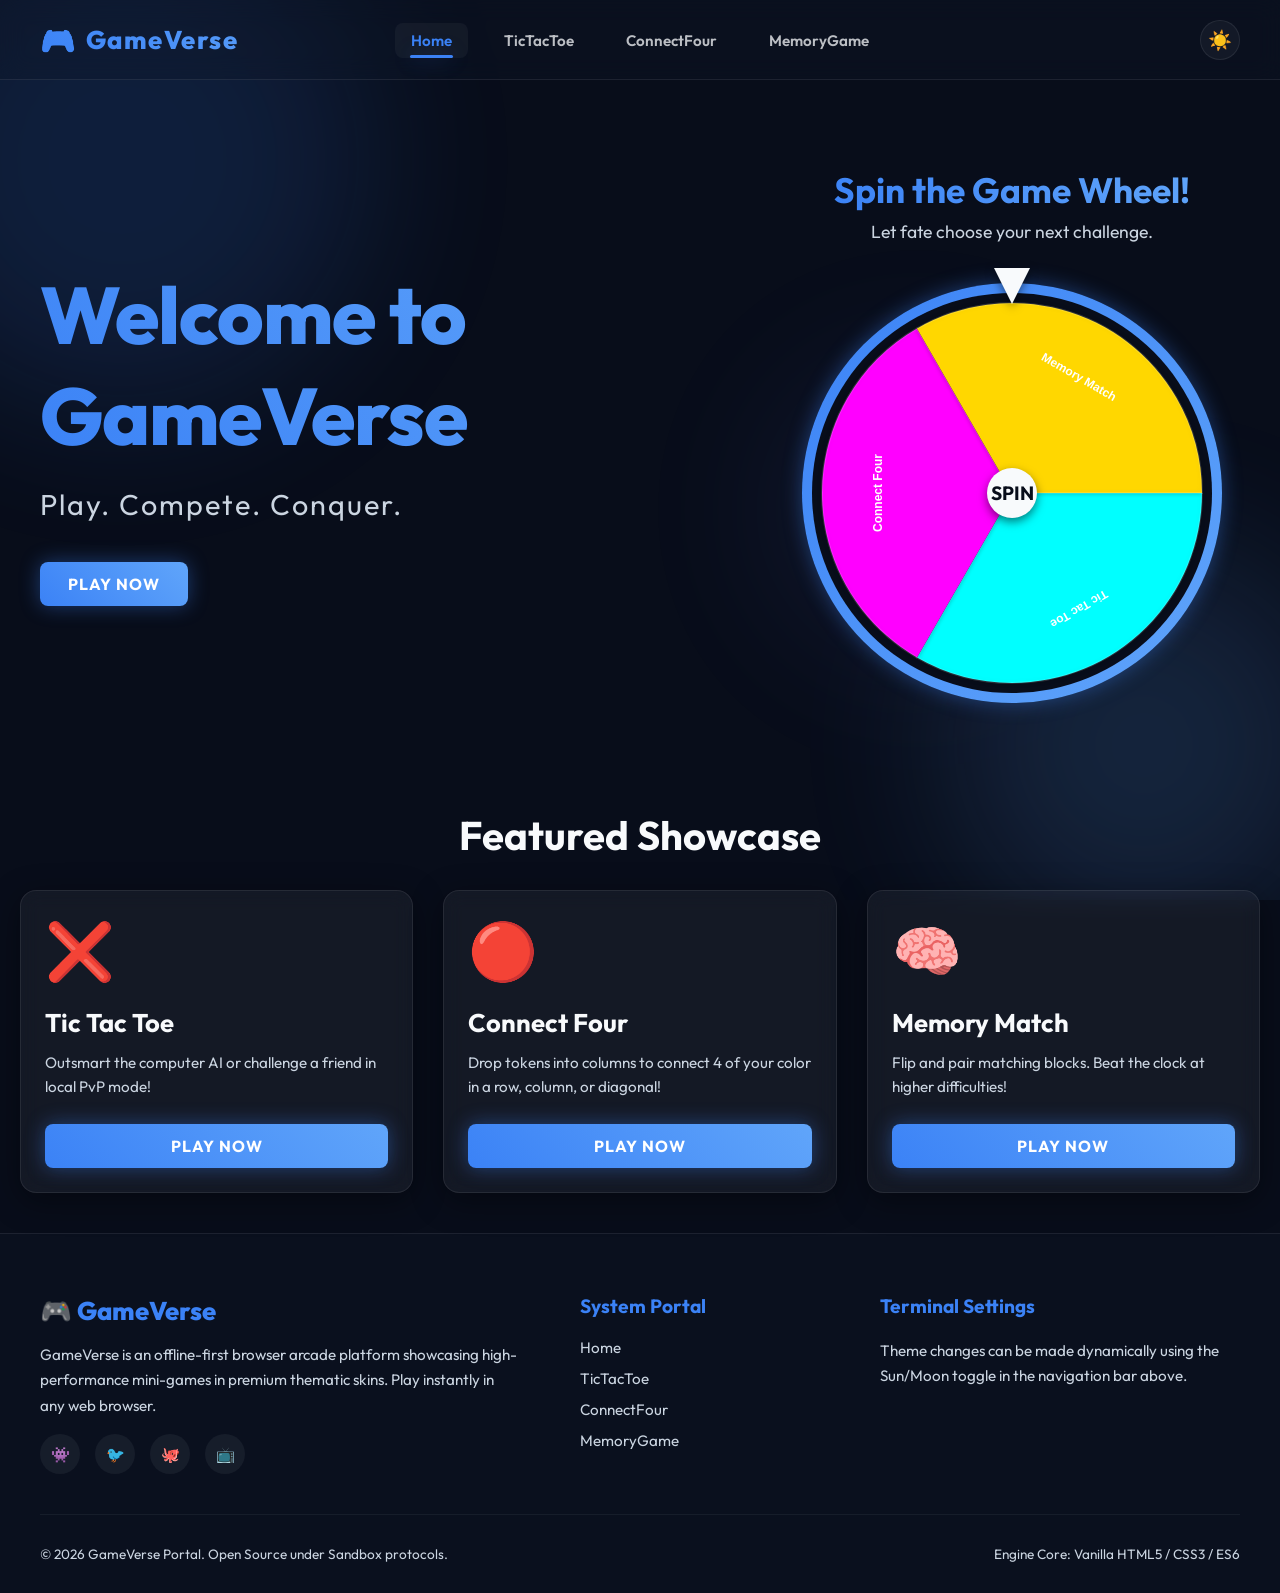
<file: index.html>
<!DOCTYPE html>
<html lang="en">

<head>
  <meta charset="UTF-8">
  <meta name="viewport" content="width=device-width, initial-scale=1.0">
  <meta name="description"
    content="GameVerse - A premium, interactive gaming platform featuring classic logic mini-games built in Glassmorphism.">
  <title>GameVerse | Play. Compete. Conquer.</title>

  <link rel="stylesheet" href="css/styles.css">
</head>

<body class="theme-dark">
  <!-- Dynamic Background Effects -->
  <div class="background-canvas" id="bg-canvas">
    <div class="bg-shape bg-shape-1"></div>
    <div class="bg-shape bg-shape-2"></div>
    <div class="bg-shape bg-shape-3"></div>
  </div>


  <!-- Header / Navigation Bar -->
  <header class="navbar">
    <!-- Left: Brand Logo -->
    <a href="index.html" class="nav-brand">
      <span class="nav-brand-logo">🎮</span>
      <span>GameVerse</span>
    </a>

    <!-- Center: Links menu -->
    <nav class="nav-menu" id="nav-menu">
      <ul class="nav-links">
        <li><a href="index.html" class="active">Home</a></li>
        <li><a href="tictactoe.html">TicTacToe</a></li>
        <li><a href="connectfour.html">ConnectFour</a></li>
        <li><a href="memory.html">MemoryGame</a></li>
      </ul>
    </nav>

    <!-- Right: Theme switch toggle -->
    <div class="nav-right-container">
      <button id="theme-toggle-btn" class="theme-toggle-btn" aria-label="Toggle Theme">☀️</button>
    </div>

    <!-- Mobile Hamburger toggle menu -->
    <div class="burger-menu" id="burger-menu">
      <span></span>
      <span></span>
      <span></span>
    </div>
  </header>

  <!-- Main Content Container -->
  <main id="main-content">

    <!-- 1. HERO & INTRODUCTION VIEW -->
    <section id="home">
      <div class="hero-wheel-container">
        <!-- Left Side: Hero Content -->
        <div class="hero-section-left">
          <h1 class="hero-title">Welcome to GameVerse</h1>
          <p class="hero-subtitle">Play. Compete. Conquer.</p>
          <div class="hero-actions">
            <a href="#home-games-showcase" class="btn btn-primary">Play Now</a>
          </div>
        </div>

        <!-- Right Side: Spin Wheel -->
        <div class="wheel-section-right">
          <h2 class="wheel-section-title">Spin the Game Wheel!</h2>
          <p class="wheel-section-subtitle">Let fate choose your next challenge.</p>
          <div class="wheel-container-wrapper">
            <div class="wheel-frame">
              <div class="wheel-pointer"></div>
              <canvas id="wheel-canvas" width="400" height="400" class="wheel-canvas"></canvas>
              <button id="wheel-spin-btn" class="wheel-center-pin"
                style="cursor: pointer; border: none; font-weight: bold; font-family: inherit;">SPIN</button>
            </div>
            <div id="wheel-result-panel"
              style="margin-top: 10px; display: none; text-align: center; animation: slideInUp 0.3s ease-out;">
              <p style="font-size: 1.2rem; font-weight: 600; margin-bottom: 15px;">Your game: <span id="wheel-game-name"
                  style="color: var(--accent-color); font-weight: 800;">Tic Tac Toe</span></p>
              <a href="#" id="wheel-play-btn" class="btn btn-primary">Launch Game</a>
            </div>
          </div>
        </div>
      </div>

      <!-- Quick Showcase Grid -->
      <h2 class="section-title">Featured Showcase</h2>
      <div class="games-grid" id="home-games-showcase">
        <!-- Showcase cards inject dynamically -->
      </div>
    </section>

  </main>

  <!-- Footer Section -->
  <footer>
    <div class="footer-content">
      <div class="footer-column">
        <div class="footer-logo">🎮 GameVerse</div>
        <p class="footer-about-text">GameVerse is an offline-first browser arcade platform showcasing high-performance
          mini-games in premium thematic skins. Play instantly in any web browser.</p>
        <div class="footer-socials">
          <a href="#" class="social-icon" aria-label="Discord">👾</a>
          <a href="#" class="social-icon" aria-label="X Twitter">🐦</a>
          <a href="#" class="social-icon" aria-label="GitHub">🐙</a>
          <a href="#" class="social-icon" aria-label="YouTube">📺</a>
        </div>
      </div>

      <div class="footer-column">
        <h4>System Portal</h4>
        <ul class="footer-links">
          <li><a href="index.html">Home</a></li>
          <li><a href="tictactoe.html">TicTacToe</a></li>
          <li><a href="connectfour.html">ConnectFour</a></li>
          <li><a href="memory.html">MemoryGame</a></li>
        </ul>
      </div>

      <div class="footer-column">
        <h4>Terminal Settings</h4>
        <p class="footer-about-text" style="margin-bottom: 15px;">Theme changes can be made dynamically using the
          Sun/Moon toggle in the navigation bar above.</p>
      </div>
    </div>

    <div class="footer-bottom">
      <span>&copy; 2026 GameVerse Portal. Open Source under Sandbox protocols.</span>
      <span>Engine Core: Vanilla HTML5 / CSS3 / ES6</span>
    </div>
  </footer>

  <!-- Scripts Loading (Strict Order) -->
  <script src="js/wheel.js"></script>
  <script src="js/app.js"></script>
</body>

</html>
</file>
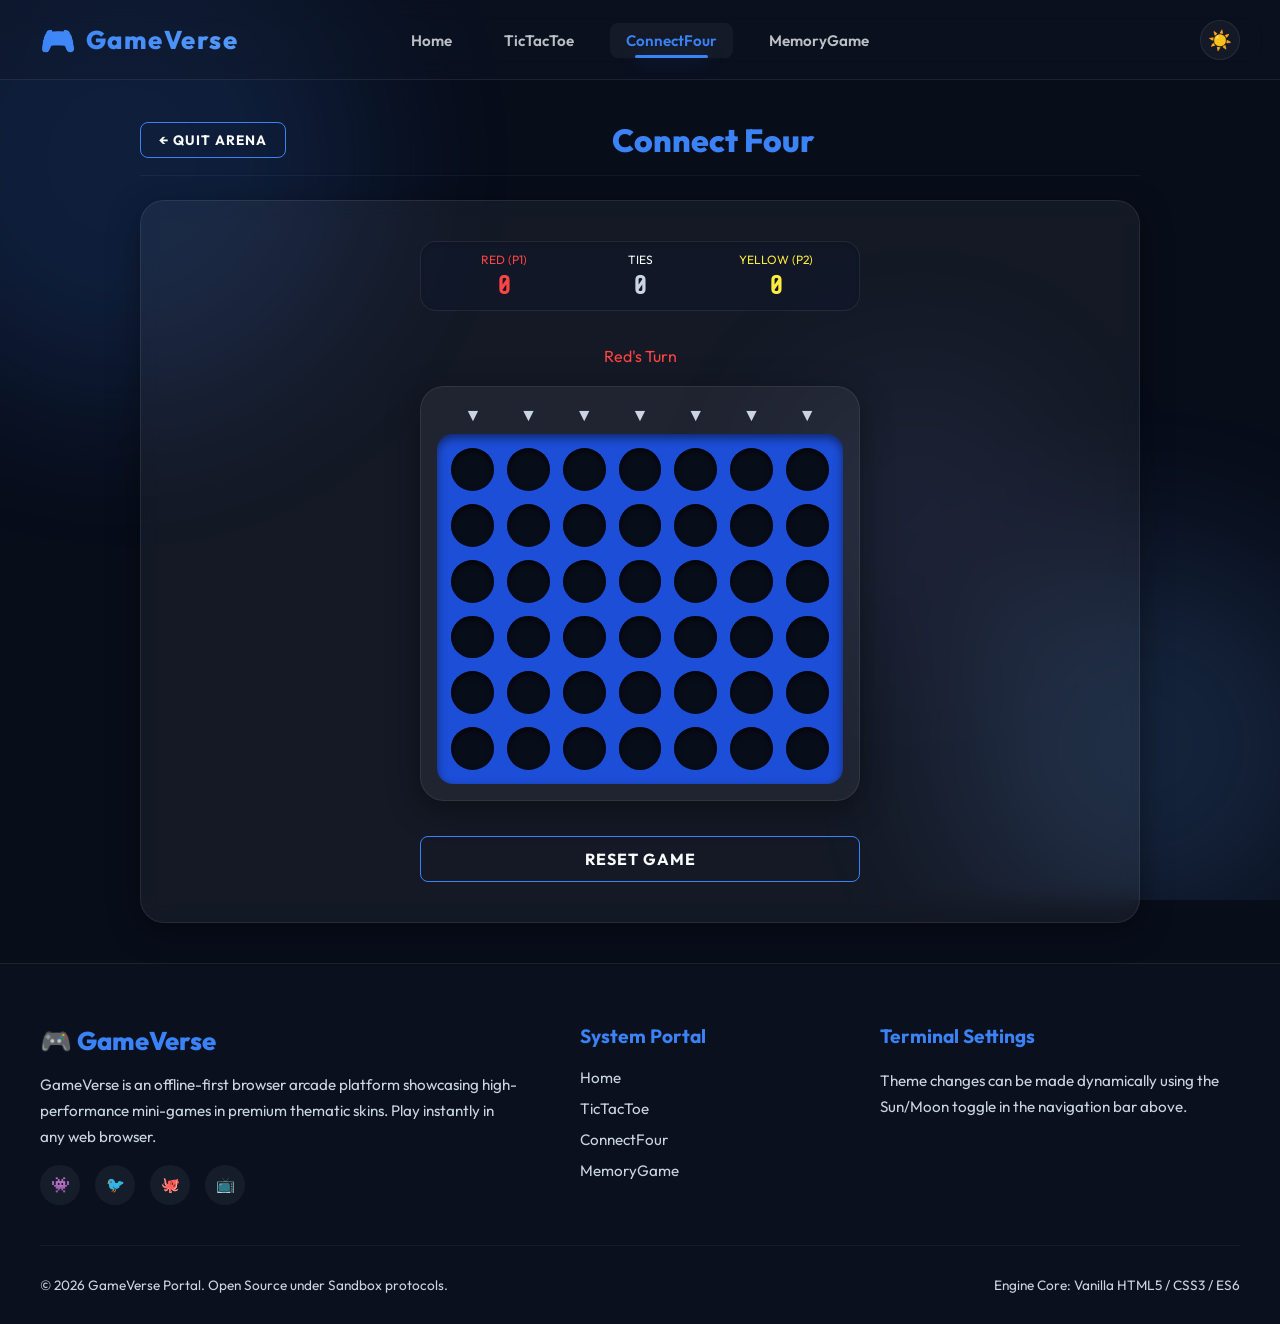
<file: connectfour.html>
<!DOCTYPE html>
<html lang="en">
<head>
  <meta charset="UTF-8">
  <meta name="viewport" content="width=device-width, initial-scale=1.0">
  <meta name="description" content="Play Connect Four on GameVerse. Drop tokens and align 4 in a row.">
  <title>Connect Four | GameVerse</title>
  <link rel="stylesheet" href="css/styles.css">
  <link rel="stylesheet" href="css/connectfour.css">
</head>
<body class="theme-dark">
  <!-- Background Effects -->
  <div class="background-canvas" id="bg-canvas">
    <div class="bg-shape bg-shape-1"></div>
    <div class="bg-shape bg-shape-2"></div>
    <div class="bg-shape bg-shape-3"></div>
  </div>


  <!-- Header / Navigation Bar -->
  <header class="navbar">
    <a href="index.html" class="nav-brand">
      <span class="nav-brand-logo">🎮</span>
      <span>GameVerse</span>
    </a>
    
    <nav class="nav-menu" id="nav-menu">
      <ul class="nav-links">
        <li><a href="index.html">Home</a></li>
        <li><a href="tictactoe.html">TicTacToe</a></li>
        <li><a href="connectfour.html" class="active">ConnectFour</a></li>
        <li><a href="memory.html">MemoryGame</a></li>
      </ul>
    </nav>
    
    <div class="nav-right-container">
      <button id="theme-toggle-btn" class="theme-toggle-btn" aria-label="Toggle Theme">☀️</button>
    </div>
    
    <div class="burger-menu" id="burger-menu">
      <span></span>
      <span></span>
      <span></span>
    </div>
  </header>

  <!-- Play Arena Container -->
  <main id="main-content">
    <div class="play-arena-container">
      <div class="play-header">
        <a href="index.html" class="btn btn-secondary" style="padding: 8px 18px; font-size: 0.85rem;">← Quit Arena</a>
        <h2 class="play-title">Connect Four</h2>
        <div class="arena-game-stats" id="arena-game-stats" style="font-size: 0.9rem; font-weight: 600; color: var(--accent-secondary);">
          <!-- Live Records placeholder -->
        </div>
      </div>
      
      <!-- Playground viewport -->
      <div class="game-playground" id="game-playground">
        <div class="c4-container">
          <div class="rps-scoreboard" style="padding: 10px 15px; width: 100%; max-width: 440px;">
            <div class="rps-score-box">
              <span style="font-size: 0.75rem; text-transform: uppercase; color: #ff4444;">Red (P1)</span>
              <span id="c4-score-red" class="rps-score-val" style="color: #ff4444;">0</span>
            </div>
            <div class="rps-score-box">
              <span style="font-size: 0.75rem; text-transform: uppercase;">Ties</span>
              <span id="c4-score-ties" class="rps-score-val" style="color: var(--text-muted);">0</span>
            </div>
            <div class="rps-score-box">
              <span style="font-size: 0.75rem; text-transform: uppercase; color: #ffeb3b;">Yellow (P2)</span>
              <span id="c4-score-yellow" class="rps-score-val" style="color: #ffeb3b;">0</span>
            </div>
          </div>

          <div class="ttt-status" id="c4-status" style="color: #ff4444;">Red's Turn</div>

          <div class="c4-board-wrapper">
            <div class="c4-board-header" id="c4-board-header">
              <div class="c4-drop-indicator" data-col="0">▼</div>
              <div class="c4-drop-indicator" data-col="1">▼</div>
              <div class="c4-drop-indicator" data-col="2">▼</div>
              <div class="c4-drop-indicator" data-col="3">▼</div>
              <div class="c4-drop-indicator" data-col="4">▼</div>
              <div class="c4-drop-indicator" data-col="5">▼</div>
              <div class="c4-drop-indicator" data-col="6">▼</div>
            </div>
            <div class="c4-board" id="c4-board">
              <!-- Row 0 -->
              <div class="c4-cell" data-row="0" data-col="0"><div class="c4-hole"></div></div>
              <div class="c4-cell" data-row="0" data-col="1"><div class="c4-hole"></div></div>
              <div class="c4-cell" data-row="0" data-col="2"><div class="c4-hole"></div></div>
              <div class="c4-cell" data-row="0" data-col="3"><div class="c4-hole"></div></div>
              <div class="c4-cell" data-row="0" data-col="4"><div class="c4-hole"></div></div>
              <div class="c4-cell" data-row="0" data-col="5"><div class="c4-hole"></div></div>
              <div class="c4-cell" data-row="0" data-col="6"><div class="c4-hole"></div></div>
              <!-- Row 1 -->
              <div class="c4-cell" data-row="1" data-col="0"><div class="c4-hole"></div></div>
              <div class="c4-cell" data-row="1" data-col="1"><div class="c4-hole"></div></div>
              <div class="c4-cell" data-row="1" data-col="2"><div class="c4-hole"></div></div>
              <div class="c4-cell" data-row="1" data-col="3"><div class="c4-hole"></div></div>
              <div class="c4-cell" data-row="1" data-col="4"><div class="c4-hole"></div></div>
              <div class="c4-cell" data-row="1" data-col="5"><div class="c4-hole"></div></div>
              <div class="c4-cell" data-row="1" data-col="6"><div class="c4-hole"></div></div>
              <!-- Row 2 -->
              <div class="c4-cell" data-row="2" data-col="0"><div class="c4-hole"></div></div>
              <div class="c4-cell" data-row="2" data-col="1"><div class="c4-hole"></div></div>
              <div class="c4-cell" data-row="2" data-col="2"><div class="c4-hole"></div></div>
              <div class="c4-cell" data-row="2" data-col="3"><div class="c4-hole"></div></div>
              <div class="c4-cell" data-row="2" data-col="4"><div class="c4-hole"></div></div>
              <div class="c4-cell" data-row="2" data-col="5"><div class="c4-hole"></div></div>
              <div class="c4-cell" data-row="2" data-col="6"><div class="c4-hole"></div></div>
              <!-- Row 3 -->
              <div class="c4-cell" data-row="3" data-col="0"><div class="c4-hole"></div></div>
              <div class="c4-cell" data-row="3" data-col="1"><div class="c4-hole"></div></div>
              <div class="c4-cell" data-row="3" data-col="2"><div class="c4-hole"></div></div>
              <div class="c4-cell" data-row="3" data-col="3"><div class="c4-hole"></div></div>
              <div class="c4-cell" data-row="3" data-col="4"><div class="c4-hole"></div></div>
              <div class="c4-cell" data-row="3" data-col="5"><div class="c4-hole"></div></div>
              <div class="c4-cell" data-row="3" data-col="6"><div class="c4-hole"></div></div>
              <!-- Row 4 -->
              <div class="c4-cell" data-row="4" data-col="0"><div class="c4-hole"></div></div>
              <div class="c4-cell" data-row="4" data-col="1"><div class="c4-hole"></div></div>
              <div class="c4-cell" data-row="4" data-col="2"><div class="c4-hole"></div></div>
              <div class="c4-cell" data-row="4" data-col="3"><div class="c4-hole"></div></div>
              <div class="c4-cell" data-row="4" data-col="4"><div class="c4-hole"></div></div>
              <div class="c4-cell" data-row="4" data-col="5"><div class="c4-hole"></div></div>
              <div class="c4-cell" data-row="4" data-col="6"><div class="c4-hole"></div></div>
              <!-- Row 5 -->
              <div class="c4-cell" data-row="5" data-col="0"><div class="c4-hole"></div></div>
              <div class="c4-cell" data-row="5" data-col="1"><div class="c4-hole"></div></div>
              <div class="c4-cell" data-row="5" data-col="2"><div class="c4-hole"></div></div>
              <div class="c4-cell" data-row="5" data-col="3"><div class="c4-hole"></div></div>
              <div class="c4-cell" data-row="5" data-col="4"><div class="c4-hole"></div></div>
              <div class="c4-cell" data-row="5" data-col="5"><div class="c4-hole"></div></div>
              <div class="c4-cell" data-row="5" data-col="6"><div class="c4-hole"></div></div>
            </div>
          </div>

          <button id="c4-restart-btn" class="btn btn-secondary" style="width: 100%; max-width: 440px; margin-top: 15px;">Reset Game</button>
        </div>
      </div>
    </div>
  </main>

  <!-- Footer Section -->
  <footer>
    <div class="footer-content">
      <div class="footer-column">
        <div class="footer-logo">🎮 GameVerse</div>
        <p class="footer-about-text">GameVerse is an offline-first browser arcade platform showcasing high-performance mini-games in premium thematic skins. Play instantly in any web browser.</p>
        <div class="footer-socials">
          <a href="#" class="social-icon" aria-label="Discord">👾</a>
          <a href="#" class="social-icon" aria-label="X Twitter">🐦</a>
          <a href="#" class="social-icon" aria-label="GitHub">🐙</a>
          <a href="#" class="social-icon" aria-label="YouTube">📺</a>
        </div>
      </div>
      
      <div class="footer-column">
        <h4>System Portal</h4>
        <ul class="footer-links">
          <li><a href="index.html">Home</a></li>
          <li><a href="tictactoe.html">TicTacToe</a></li>
          <li><a href="connectfour.html">ConnectFour</a></li>
          <li><a href="memory.html">MemoryGame</a></li>
        </ul>
      </div>
      
      <div class="footer-column">
        <h4>Terminal Settings</h4>
        <p class="footer-about-text" style="margin-bottom: 15px;">Theme changes can be made dynamically using the Sun/Moon toggle in the navigation bar above.</p>
      </div>
    </div>
    
    <div class="footer-bottom">
      <span>&copy; 2026 GameVerse Portal. Open Source under Sandbox protocols.</span>
      <span>Engine Core: Vanilla HTML5 / CSS3 / ES6</span>
    </div>
  </footer>

  <script src="js/games/connectfour.js"></script>
  <script src="js/app.js"></script>
</body>
</html>
</file>
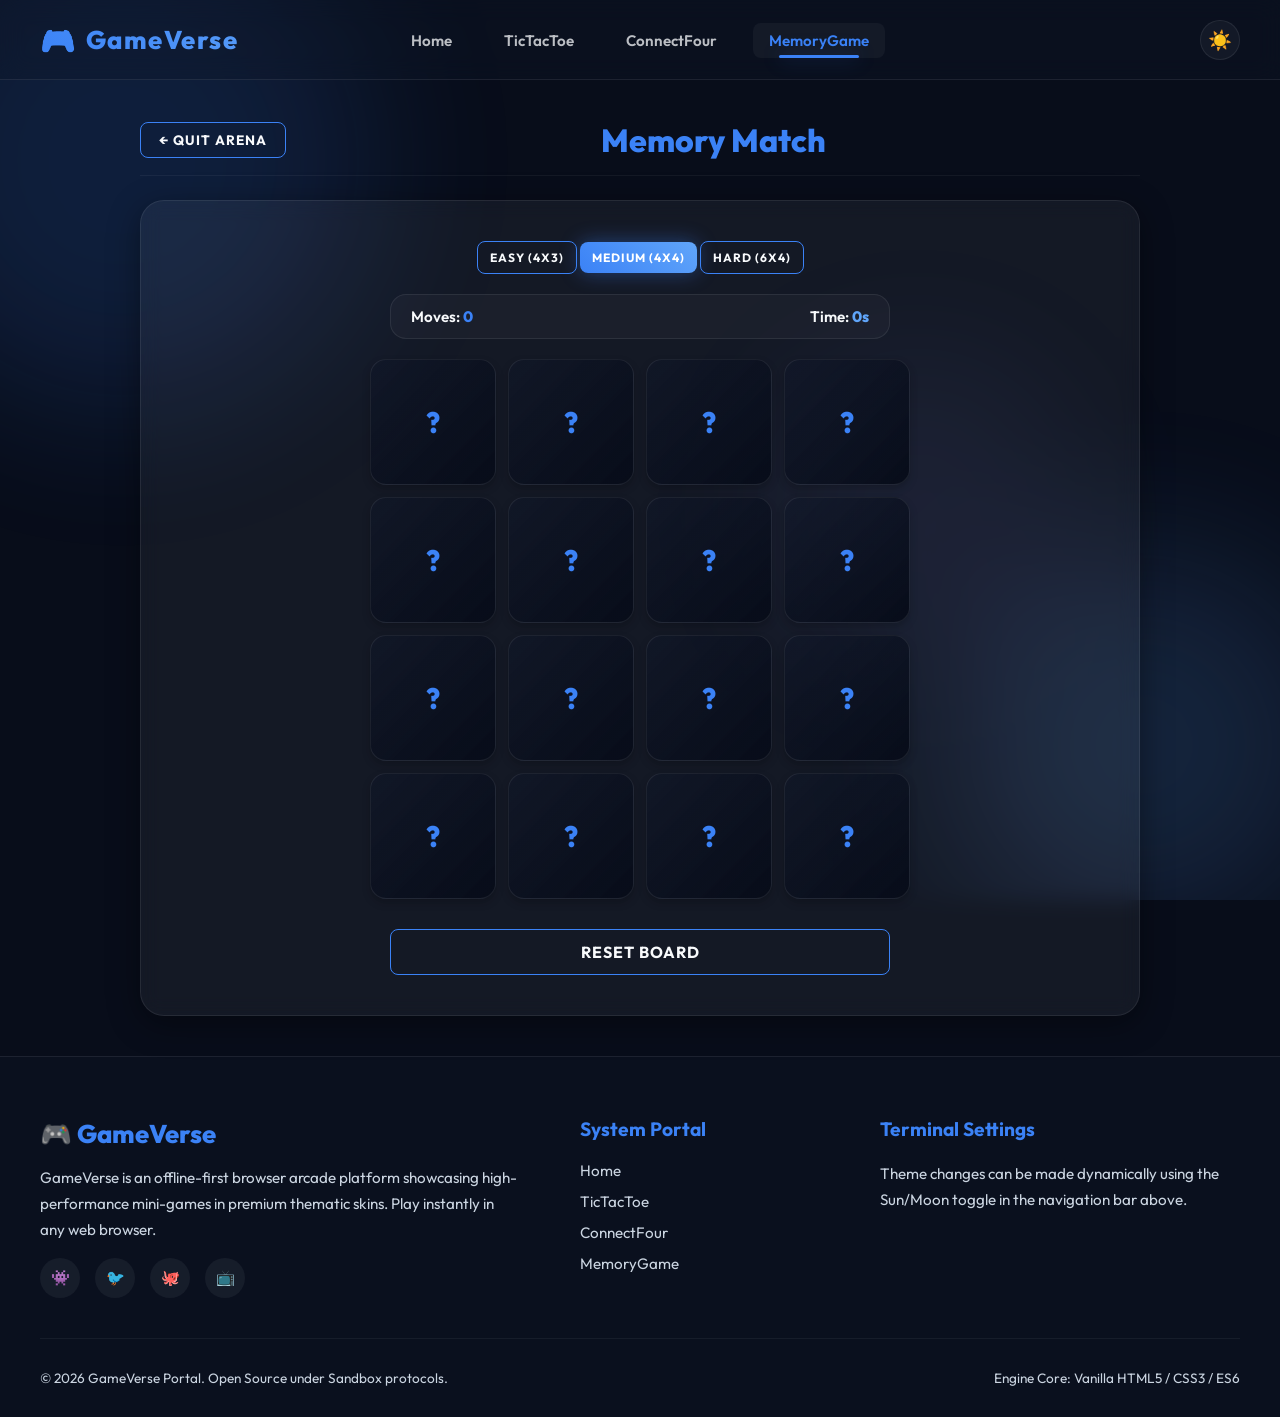
<file: memory.html>
<!DOCTYPE html>
<html lang="en">
<head>
  <meta charset="UTF-8">
  <meta name="viewport" content="width=device-width, initial-scale=1.0">
  <meta name="description" content="Play Memory Match on GameVerse. Flip cards to reveal matches and beat the clock.">
  <title>Memory Match | GameVerse</title>
  <link rel="stylesheet" href="css/styles.css">
  <link rel="stylesheet" href="css/memory.css">
</head>
<body class="theme-dark">
  <!-- Background Effects -->
  <div class="background-canvas" id="bg-canvas">
    <div class="bg-shape bg-shape-1"></div>
    <div class="bg-shape bg-shape-2"></div>
    <div class="bg-shape bg-shape-3"></div>
  </div>


  <!-- Header / Navigation Bar -->
  <header class="navbar">
    <a href="index.html" class="nav-brand">
      <span class="nav-brand-logo">🎮</span>
      <span>GameVerse</span>
    </a>
    
    <nav class="nav-menu" id="nav-menu">
      <ul class="nav-links">
        <li><a href="index.html">Home</a></li>
        <li><a href="tictactoe.html">TicTacToe</a></li>
        <li><a href="connectfour.html">ConnectFour</a></li>
        <li><a href="memory.html" class="active">MemoryGame</a></li>
      </ul>
    </nav>
    
    <div class="nav-right-container">
      <button id="theme-toggle-btn" class="theme-toggle-btn" aria-label="Toggle Theme">☀️</button>
    </div>
    
    <div class="burger-menu" id="burger-menu">
      <span></span>
      <span></span>
      <span></span>
    </div>
  </header>

  <!-- Play Arena Container -->
  <main id="main-content">
    <div class="play-arena-container">
      <div class="play-header">
        <a href="index.html" class="btn btn-secondary" style="padding: 8px 18px; font-size: 0.85rem;">← Quit Arena</a>
        <h2 class="play-title">Memory Match</h2>
        <div class="arena-game-stats" id="arena-game-stats" style="font-size: 0.9rem; font-weight: 600; color: var(--accent-secondary);">
          <!-- Live Records placeholder -->
        </div>
      </div>
      
      <!-- Playground viewport -->
      <div class="game-playground" id="game-playground">
        <div class="memory-container">
          <div class="ttt-controls" style="max-width: 500px;">
            <button id="mem-diff-easy" class="btn btn-secondary" style="flex:1; padding: 8px 12px; font-size: 0.75rem;">Easy (4x3)</button>
            <button id="mem-diff-med" class="btn btn-primary" style="flex:1; padding: 8px 12px; font-size: 0.75rem;">Medium (4x4)</button>
            <button id="mem-diff-hard" class="btn btn-secondary" style="flex:1; padding: 8px 12px; font-size: 0.75rem;">Hard (6x4)</button>
          </div>

          <div class="memory-dashboard">
            <div>Moves: <span id="mem-moves" style="color: var(--accent-color); font-weight: 800;">0</span></div>
            <div>Time: <span id="mem-time" style="color: var(--accent-secondary); font-weight: 800;">0s</span></div>
          </div>

          <div class="memory-grid memory-grid-medium" id="memory-grid">
            <!-- Cards injected dynamically here on game load -->
          </div>

          <button id="mem-restart-btn" class="btn btn-secondary" style="width: 100%; max-width: 500px; margin-top: 10px;">Reset Board</button>
        </div>
      </div>
    </div>
  </main>

  <!-- Footer Section -->
  <footer>
    <div class="footer-content">
      <div class="footer-column">
        <div class="footer-logo">🎮 GameVerse</div>
        <p class="footer-about-text">GameVerse is an offline-first browser arcade platform showcasing high-performance mini-games in premium thematic skins. Play instantly in any web browser.</p>
        <div class="footer-socials">
          <a href="#" class="social-icon" aria-label="Discord">👾</a>
          <a href="#" class="social-icon" aria-label="X Twitter">🐦</a>
          <a href="#" class="social-icon" aria-label="GitHub">🐙</a>
          <a href="#" class="social-icon" aria-label="YouTube">📺</a>
        </div>
      </div>
      
      <div class="footer-column">
        <h4>System Portal</h4>
        <ul class="footer-links">
          <li><a href="index.html">Home</a></li>
          <li><a href="tictactoe.html">TicTacToe</a></li>
          <li><a href="connectfour.html">ConnectFour</a></li>
          <li><a href="memory.html">MemoryGame</a></li>
        </ul>
      </div>
      
      <div class="footer-column">
        <h4>Terminal Settings</h4>
        <p class="footer-about-text" style="margin-bottom: 15px;">Theme changes can be made dynamically using the Sun/Moon toggle in the navigation bar above.</p>
      </div>
    </div>
    
    <div class="footer-bottom">
      <span>&copy; 2026 GameVerse Portal. Open Source under Sandbox protocols.</span>
      <span>Engine Core: Vanilla HTML5 / CSS3 / ES6</span>
    </div>
  </footer>

  <script src="js/games/memory.js"></script>
  <script src="js/app.js"></script>
</body>
</html>
</file>
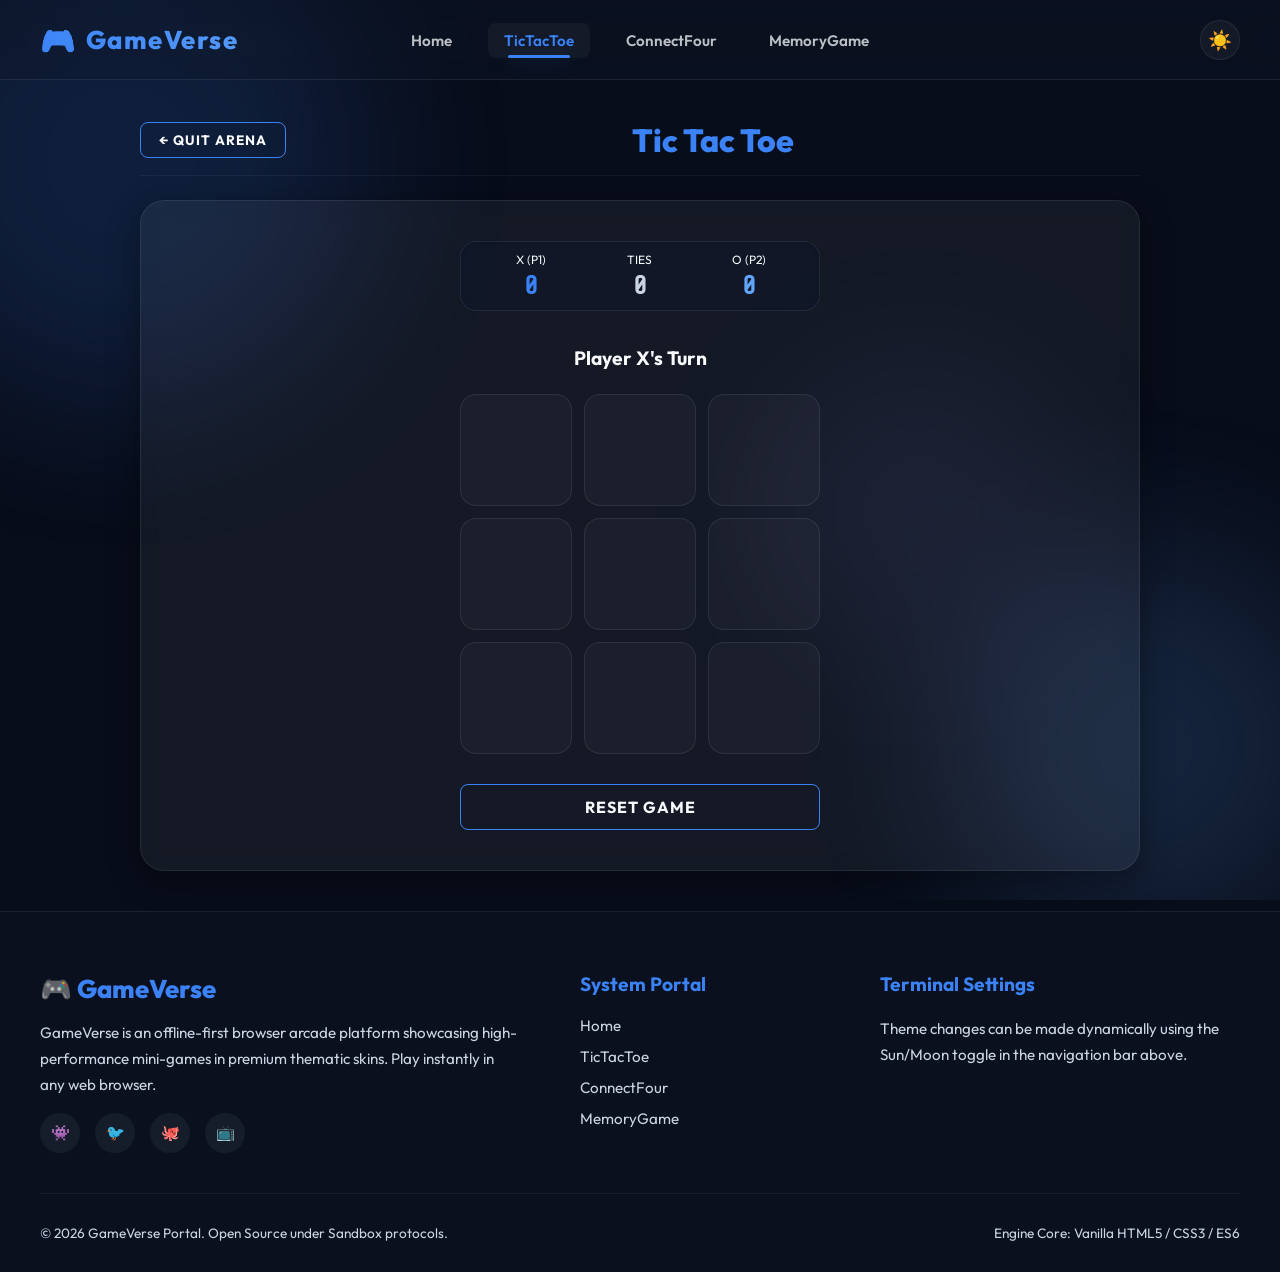
<file: tictactoe.html>
<!DOCTYPE html>
<html lang="en">
<head>
  <meta charset="UTF-8">
  <meta name="viewport" content="width=device-width, initial-scale=1.0">
  <meta name="description" content="Play Tic Tac Toe on GameVerse. Challenge the AI or challenge a friend in local PvP.">
  <title>Tic Tac Toe | GameVerse</title>
  <link rel="stylesheet" href="css/styles.css">
  <link rel="stylesheet" href="css/tictactoe.css">
</head>
<body class="theme-dark">
  <!-- Background Effects -->
  <div class="background-canvas" id="bg-canvas">
    <div class="bg-shape bg-shape-1"></div>
    <div class="bg-shape bg-shape-2"></div>
    <div class="bg-shape bg-shape-3"></div>
  </div>


  <!-- Header / Navigation Bar -->
  <header class="navbar">
    <a href="index.html" class="nav-brand">
      <span class="nav-brand-logo">🎮</span>
      <span>GameVerse</span>
    </a>
    
    <nav class="nav-menu" id="nav-menu">
      <ul class="nav-links">
        <li><a href="index.html">Home</a></li>
        <li><a href="tictactoe.html" class="active">TicTacToe</a></li>
        <li><a href="connectfour.html">ConnectFour</a></li>
        <li><a href="memory.html">MemoryGame</a></li>
      </ul>
    </nav>
    
    <div class="nav-right-container">
      <button id="theme-toggle-btn" class="theme-toggle-btn" aria-label="Toggle Theme">☀️</button>
    </div>
    
    <div class="burger-menu" id="burger-menu">
      <span></span>
      <span></span>
      <span></span>
    </div>
  </header>

  <!-- Play Arena Container -->
  <main id="main-content">
    <div class="play-arena-container">
      <div class="play-header">
        <a href="index.html" class="btn btn-secondary" style="padding: 8px 18px; font-size: 0.85rem;">← Quit Arena</a>
        <h2 class="play-title">Tic Tac Toe</h2>
        <div class="arena-game-stats" id="arena-game-stats" style="font-size: 0.9rem; font-weight: 600; color: var(--accent-secondary);">
          <!-- Live Records placeholder -->
        </div>
      </div>
      
      <!-- Playground viewport -->
      <div class="game-playground" id="game-playground">
        <div class="ttt-container">
          <div class="rps-scoreboard" style="padding: 10px 15px;">
            <div class="rps-score-box">
              <span style="font-size: 0.75rem; text-transform: uppercase;">X (P1)</span>
              <span id="ttt-score-x" class="rps-score-val">0</span>
            </div>
            <div class="rps-score-box">
              <span style="font-size: 0.75rem; text-transform: uppercase;">Ties</span>
              <span id="ttt-score-ties" class="rps-score-val" style="color: var(--text-muted);">0</span>
            </div>
            <div class="rps-score-box">
              <span style="font-size: 0.75rem; text-transform: uppercase;">O (P2)</span>
              <span id="ttt-score-o" class="rps-score-val" style="color: var(--accent-secondary);">0</span>
            </div>
          </div>

          <div class="ttt-status" id="ttt-status">Player X's Turn</div>

          <div class="ttt-grid" id="ttt-grid">
            <button class="ttt-cell box" data-index="0"></button>
            <button class="ttt-cell box" data-index="1"></button>
            <button class="ttt-cell box" data-index="2"></button>
            <button class="ttt-cell box" data-index="3"></button>
            <button class="ttt-cell box" data-index="4"></button>
            <button class="ttt-cell box" data-index="5"></button>
            <button class="ttt-cell box" data-index="6"></button>
            <button class="ttt-cell box" data-index="7"></button>
            <button class="ttt-cell box" data-index="8"></button>
          </div>

          <button id="ttt-restart-btn" class="btn btn-secondary" style="width: 100%; margin-top: 10px;">Reset Game</button>
        </div>
      </div>
    </div>
  </main>

  <!-- Footer Section -->
  <footer>
    <div class="footer-content">
      <div class="footer-column">
        <div class="footer-logo">🎮 GameVerse</div>
        <p class="footer-about-text">GameVerse is an offline-first browser arcade platform showcasing high-performance mini-games in premium thematic skins. Play instantly in any web browser.</p>
        <div class="footer-socials">
          <a href="#" class="social-icon" aria-label="Discord">👾</a>
          <a href="#" class="social-icon" aria-label="X Twitter">🐦</a>
          <a href="#" class="social-icon" aria-label="GitHub">🐙</a>
          <a href="#" class="social-icon" aria-label="YouTube">📺</a>
        </div>
      </div>
      
      <div class="footer-column">
        <h4>System Portal</h4>
        <ul class="footer-links">
          <li><a href="index.html">Home</a></li>
          <li><a href="tictactoe.html">TicTacToe</a></li>
          <li><a href="connectfour.html">ConnectFour</a></li>
          <li><a href="memory.html">MemoryGame</a></li>
        </ul>
      </div>
      
      <div class="footer-column">
        <h4>Terminal Settings</h4>
        <p class="footer-about-text" style="margin-bottom: 15px;">Theme changes can be made dynamically using the Sun/Moon toggle in the navigation bar above.</p>
      </div>
    </div>
    
    <div class="footer-bottom">
      <span>&copy; 2026 GameVerse Portal. Open Source under Sandbox protocols.</span>
      <span>Engine Core: Vanilla HTML5 / CSS3 / ES6</span>
    </div>
  </footer>

  <script src="js/games/tictactoe.js"></script>
  <script src="js/app.js"></script>
</body>
</html>
</file>
<file: css/styles.css>
@import url('https://fonts.googleapis.com/css2?family=Outfit:wght@300;400;600;700;800&family=Share+Tech+Mono&display=swap');

/* --- Core Custom Design Tokens & Variables --- */
:root {
  --font-sans: 'Outfit', sans-serif;
  --font-mono: 'Share Tech Mono', monospace;
  
  --transition-normal: 0.3s cubic-bezier(0.25, 0.8, 0.25, 1);
  --transition-smooth: 0.5s cubic-bezier(0.4, 0, 0.2, 1);
  
  --border-radius-sm: 8px;
  --border-radius-md: 16px;
  --border-radius-lg: 24px;
  
  --nav-height: 80px;
}

/* --- Theme 1: Glassmorphism Dark (Default) --- */
body.theme-dark {
  --bg-color: #080d1a;
  --bg-secondary: rgba(15, 23, 42, 0.45);
  --bg-card: rgba(255, 255, 255, 0.05);
  --bg-glass: rgba(15, 23, 42, 0.35);
  
  --text-color: #f8fafc;
  --text-muted: #cbd5e1;
  
  --accent-color: #3b82f6;        /* Royal Blue */
  --accent-secondary: #60a5fa;    /* Sky Blue */
  --accent-tertiary: #818cf8;     /* Indigo */
  
  --glow-primary: 0 0 20px rgba(59, 130, 246, 0.4);
  --glow-secondary: 0 0 20px rgba(96, 165, 250, 0.3);
  --border-glow: 1px solid rgba(255, 255, 255, 0.08);
  
  --font-family: var(--font-sans);
  --font-heading: var(--font-sans);
  --card-shadow: 0 8px 32px 0 rgba(0, 0, 0, 0.4);
}

/* --- Theme 2: Glassmorphism Light --- */
body.theme-light {
  --bg-color: #f0f9ff;            /* Sky tint */
  --bg-secondary: rgba(255, 255, 255, 0.55);
  --bg-card: rgba(255, 255, 255, 0.65);
  --bg-glass: rgba(255, 255, 255, 0.45);
  
  --text-color: #0f172a;          /* Slate Dark */
  --text-muted: #475569;
  
  --accent-color: #1d4ed8;        /* Vivid Royal Blue */
  --accent-secondary: #2563eb;    /* Medium Blue */
  --accent-tertiary: #4f46e5;     /* Deep Indigo */
  
  --glow-primary: 0 4px 15px rgba(29, 78, 216, 0.15);
  --glow-secondary: 0 4px 15px rgba(37, 99, 213, 0.15);
  --border-glow: 1px solid rgba(15, 23, 42, 0.08);
  
  --font-family: var(--font-sans);
  --font-heading: var(--font-sans);
  --card-shadow: 0 8px 24px 0 rgba(148, 163, 184, 0.12);
}

/* --- Reset & Base Settings --- */
* {
  box-sizing: border-box;
  margin: 0;
  padding: 0;
}

body {
  background-color: var(--bg-color);
  color: var(--text-color);
  font-family: var(--font-family);
  min-height: 100vh;
  display: flex;
  flex-direction: column;
  overflow-x: hidden;
  position: relative;
  transition: background-color var(--transition-smooth), color var(--transition-normal);
}

a {
  text-decoration: none;
  color: inherit;
}

input, button, select {
  font-family: inherit;
}

/* --- Dynamic Background Canvas / Shapes --- */
.background-canvas {
  position: fixed;
  top: 0;
  left: 0;
  width: 100vw;
  height: 100vh;
  z-index: -1;
  pointer-events: none;
  overflow: hidden;
}

.bg-shape {
  position: absolute;
  border-radius: 50%;
  filter: blur(80px);
  opacity: 0.15;
  animation: floatShape 20s infinite alternate ease-in-out;
  transition: opacity var(--transition-smooth), filter var(--transition-smooth);
}

body.theme-light .bg-shape {
  opacity: 0.08;
  filter: blur(100px);
}

.bg-shape-1 {
  width: 500px;
  height: 500px;
  background-color: var(--accent-color);
  top: -10%;
  left: -10%;
}

.bg-shape-2 {
  width: 400px;
  height: 400px;
  background-color: var(--accent-secondary);
  bottom: -5%;
  right: -5%;
  animation-delay: -5s;
}

.bg-shape-3 {
  width: 300px;
  height: 300px;
  background-color: var(--accent-tertiary);
  top: 40%;
  left: 60%;
  animation-delay: -10s;
  opacity: 0.08;
}

/* --- Keyframe Animations --- */
@keyframes floatShape {
  0% { transform: translate(0, 0) rotate(0deg); }
  100% { transform: translate(50px, 40px) rotate(180deg); }
}

@keyframes pulseGlow {
  0%, 100% {
    text-shadow: 0 0 10px rgba(96, 165, 250, 0.4), 0 0 20px rgba(96, 165, 250, 0.2);
  }
  50% {
    text-shadow: 0 0 20px rgba(129, 140, 248, 0.6), 0 0 30px rgba(129, 140, 248, 0.4);
  }
}

@keyframes spin {
  0% { transform: rotate(0deg); }
  100% { transform: rotate(360deg); }
}

@keyframes slideInUp {
  from {
    opacity: 0;
    transform: translateY(30px);
  }
  to {
    opacity: 1;
    transform: translateY(0);
  }
}

/* --- Container View Setup --- */
main {
  flex: 1;
  width: 100%;
  max-width: 1400px;
  margin: 0 auto;
  padding: 40px 20px;
  position: relative;
}

.view-container {
  display: none;
  animation: slideInUp 0.4s ease-out forwards;
}

.view-container.active {
  display: block;
}

/* --- Header / Navigation Bar --- */
.navbar {
  height: var(--nav-height);
  background-color: var(--bg-glass);
  backdrop-filter: blur(12px);
  -webkit-backdrop-filter: blur(12px);
  border-bottom: var(--border-glow);
  position: sticky;
  top: 0;
  left: 0;
  width: 100%;
  z-index: 100;
  display: flex;
  align-items: center;
  justify-content: space-between;
  padding: 0 40px;
  transition: background-color var(--transition-normal), border-bottom var(--transition-normal);
}


/* Navigation Links (Centered) */
.nav-menu {
  flex: 2;
  display: flex;
  justify-content: center;
}

.nav-links {
  display: flex;
  align-items: center;
  gap: 20px;
  list-style: none;
}

.nav-links a {
  font-weight: 600;
  font-size: 0.95rem;
  color: var(--text-color);
  opacity: 0.75;
  transition: all var(--transition-normal);
  padding: 8px 16px;
  border-radius: var(--border-radius-sm);
  position: relative;
}

.nav-links a:hover, .nav-links a.active {
  opacity: 1;
  color: var(--accent-color);
}

.nav-links a.active {
  background-color: rgba(255, 255, 255, 0.04);
}

body.theme-light .nav-links a.active {
  background-color: rgba(15, 23, 42, 0.04);
}

.nav-links a.active::after {
  content: '';
  position: absolute;
  bottom: 0;
  left: 20%;
  right: 20%;
  height: 3px;
  background-color: var(--accent-color);
  box-shadow: var(--glow-primary);
  border-radius: 2px;
}

/* Brand logo and theme toggle (Right Aligned) */
.nav-right-container {
  flex: 1;
  display: flex;
  align-items: center;
  justify-content: flex-end;
  gap: 20px;
}

.nav-brand {
  flex: 1;
  display: flex;
  align-items: center;
  justify-content: flex-start;
  gap: 8px;
  font-family: var(--font-heading);
  font-weight: 800;
  font-size: 1.6rem;
  letter-spacing: 1.5px;
  background: linear-gradient(45deg, var(--accent-color), var(--accent-secondary));
  -webkit-background-clip: text;
  -webkit-text-fill-color: transparent;
}

.nav-brand-logo {
  font-size: 1.8rem;
}

/* Theme toggle sun/moon icon */
.theme-toggle-btn {
  background: rgba(255, 255, 255, 0.04);
  border: var(--border-glow);
  width: 40px;
  height: 40px;
  border-radius: 50%;
  cursor: pointer;
  display: flex;
  align-items: center;
  justify-content: center;
  font-size: 1.2rem;
  transition: all var(--transition-normal);
}

body.theme-light .theme-toggle-btn {
  background: rgba(15, 23, 42, 0.04);
}

.theme-toggle-btn:hover {
  transform: scale(1.1);
  border-color: var(--accent-color);
  box-shadow: var(--glow-primary);
}

.burger-menu {
  display: none;
  flex-direction: column;
  gap: 6px;
  cursor: pointer;
  z-index: 101;
}

.burger-menu span {
  display: block;
  width: 25px;
  height: 3px;
  background-color: var(--text-color);
  transition: all var(--transition-normal);
}

.burger-menu.active span:nth-child(1) { transform: translateY(9px) rotate(45deg); }
.burger-menu.active span:nth-child(2) { opacity: 0; }
.burger-menu.active span:nth-child(3) { transform: translateY(-9px) rotate(-45deg); }

/* --- Common UI Components --- */
.btn {
  display: inline-flex;
  align-items: center;
  justify-content: center;
  gap: 10px;
  padding: 12px 28px;
  font-weight: 700;
  font-size: 1rem;
  border-radius: var(--border-radius-sm);
  cursor: pointer;
  transition: all var(--transition-normal);
  border: none;
  position: relative;
  overflow: hidden;
  text-transform: uppercase;
  letter-spacing: 1px;
}

.btn-primary {
  background: linear-gradient(45deg, var(--accent-color), var(--accent-secondary));
  color: #ffffff;
  box-shadow: var(--glow-primary);
}

.btn-primary:hover {
  transform: translateY(-2px);
  box-shadow: var(--glow-secondary);
}

.btn-secondary {
  background-color: transparent;
  color: var(--text-color);
  border: 1px solid var(--accent-color);
}

.btn-secondary:hover {
  background-color: rgba(255, 255, 255, 0.05);
  box-shadow: var(--glow-primary);
}

body.theme-light .btn-secondary:hover {
  background-color: rgba(15, 23, 42, 0.03);
}

.card {
  background-color: var(--bg-card);
  border: var(--border-glow);
  border-radius: var(--border-radius-md);
  padding: 24px;
  transition: all var(--transition-normal);
  position: relative;
  box-shadow: var(--card-shadow);
  backdrop-filter: blur(10px);
}

.card:hover {
  transform: translateY(-5px);
  border-color: var(--accent-color);
}

.page-title-section {
  text-align: center;
  margin-bottom: 40px;
}

.page-title {
  font-family: var(--font-heading);
  font-size: 3rem;
  font-weight: 800;
  margin-bottom: 12px;
  background: linear-gradient(45deg, var(--accent-color), var(--accent-secondary));
  -webkit-background-clip: text;
  -webkit-text-fill-color: transparent;
}

.page-subtitle {
  font-size: 1.2rem;
  color: var(--text-muted);
}

.section-title {
  font-family: var(--font-heading);
  font-size: 2.5rem;
  font-weight: 700;
  margin: 60px 0 30px;
  text-align: center;
}

/* --- Views Layouts --- */

/* 1. Home Page */
/* --- Views Layouts --- */

/* 1. Home Page - Hero & Spin Wheel side-by-side */
.hero-wheel-container {
  display: flex;
  align-items: center;
  justify-content: space-between;
  gap: 60px;
  min-height: 70vh;
  padding: 40px 20px;
}

.hero-section-left {
  flex: 1.2;
  text-align: left;
}

.hero-title {
  font-family: var(--font-heading);
  font-size: 5rem;
  font-weight: 800;
  letter-spacing: -1px;
  margin-bottom: 20px;
  background: linear-gradient(45deg, var(--accent-color), var(--accent-secondary));
  -webkit-background-clip: text;
  -webkit-text-fill-color: transparent;
  animation: pulseGlow 4s infinite alternate;
}

.hero-subtitle {
  font-size: 1.8rem;
  font-weight: 400;
  color: var(--text-muted);
  margin-bottom: 40px;
  letter-spacing: 2px;
}

.hero-actions {
  display: flex;
  gap: 20px;
}

.wheel-section-right {
  flex: 0.8;
  display: flex;
  flex-direction: column;
  align-items: center;
  text-align: center;
}

.wheel-section-title {
  font-family: var(--font-heading);
  font-size: 2.2rem;
  font-weight: 700;
  margin-bottom: 8px;
  background: linear-gradient(45deg, var(--accent-color), var(--accent-secondary));
  -webkit-background-clip: text;
  -webkit-text-fill-color: transparent;
}

.wheel-section-subtitle {
  font-size: 1.1rem;
  color: var(--text-muted);
  margin-bottom: 20px;
}

/* Games showcase grid */
.games-grid {
  display: grid;
  grid-template-columns: repeat(auto-fit, minmax(280px, 1fr));
  gap: 30px;
}

.game-showcase-card {
  display: flex;
  flex-direction: column;
  height: 100%;
}

.game-card-icon {
  font-size: 3.5rem;
  margin-bottom: 20px;
  align-self: flex-start;
  color: var(--accent-color);
}

.game-card-title {
  font-family: var(--font-heading);
  font-size: 1.6rem;
  font-weight: 700;
  margin-bottom: 12px;
}

.game-card-desc {
  color: var(--text-muted);
  font-size: 0.95rem;
  line-height: 1.6;
  margin-bottom: 24px;
  flex-grow: 1;
}

/* Spin the Wheel Component View */
.wheel-container-wrapper {
  display: flex;
  flex-direction: column;
  align-items: center;
  gap: 30px;
  margin-top: 20px;
}

.wheel-frame {
  position: relative;
  width: 420px;
  height: 420px;
  padding: 10px;
  border-radius: 50%;
  background: linear-gradient(135deg, var(--accent-color), var(--accent-secondary));
  box-shadow: var(--glow-primary);
  display: flex;
  align-items: center;
  justify-content: center;
}

.wheel-canvas {
  width: 100%;
  height: 100%;
  border-radius: 50%;
  background-color: var(--bg-color);
}

.wheel-pointer {
  position: absolute;
  top: -15px;
  left: 50%;
  transform: translateX(-50%);
  width: 0;
  height: 0;
  border-left: 18px solid transparent;
  border-right: 18px solid transparent;
  border-top: 36px solid var(--text-color);
  z-index: 10;
  filter: drop-shadow(0px 3px 5px rgba(0,0,0,0.5));
}

.wheel-center-pin {
  position: absolute;
  top: 50%;
  left: 50%;
  transform: translate(-50%, -50%);
  width: 50px;
  height: 50px;
  background: var(--text-color);
  border-radius: 50%;
  z-index: 5;
  box-shadow: 0 4px 10px rgba(0,0,0,0.5);
  display: flex;
  align-items: center;
  justify-content: center;
  font-size: 1.2rem;
  color: var(--bg-color);
}

/* --- Global Play Arena View --- */
.play-arena-container {
  display: flex;
  flex-direction: column;
  align-items: center;
  max-width: 1000px;
  margin: 0 auto;
}

.play-header {
  display: flex;
  justify-content: space-between;
  align-items: center;
  width: 100%;
  margin-bottom: 24px;
  border-bottom: 1px solid rgba(255, 255, 255, 0.05);
  padding-bottom: 15px;
}

body.theme-light .play-header {
  border-bottom: 1px solid rgba(15, 23, 42, 0.05);
}

.play-title {
  font-family: var(--font-heading);
  font-size: 2rem;
  font-weight: 800;
  color: var(--accent-color);
}

.game-playground {
  width: 100%;
  background-color: var(--bg-card);
  border: var(--border-glow);
  border-radius: var(--border-radius-lg);
  padding: 40px;
  box-shadow: var(--card-shadow);
  display: flex;
  flex-direction: column;
  align-items: center;
  justify-content: center;
  min-height: 500px;
  backdrop-filter: blur(10px);
}

/* --- Footer Section --- */
footer {
  background-color: var(--bg-glass);
  border-top: var(--border-glow);
  padding: 60px 40px 30px;
  margin-top: auto;
  font-size: 0.95rem;
  transition: background-color var(--transition-normal);
}

.footer-content {
  max-width: 1400px;
  margin: 0 auto;
  display: grid;
  grid-template-columns: 2fr 1fr 1.5fr;
  gap: 60px;
  margin-bottom: 40px;
}

@media (max-width: 900px) {
  .footer-content {
    grid-template-columns: 1fr;
    gap: 40px;
  }
}

.footer-column h4 {
  font-family: var(--font-heading);
  font-size: 1.2rem;
  font-weight: 700;
  margin-bottom: 20px;
  color: var(--accent-color);
}

.footer-logo {
  font-family: var(--font-heading);
  font-size: 1.6rem;
  font-weight: 800;
  margin-bottom: 15px;
  color: var(--accent-color);
}

.footer-about-text {
  color: var(--text-muted);
  line-height: 1.7;
}

.footer-links {
  list-style: none;
  display: flex;
  flex-direction: column;
  gap: 12px;
}

.footer-links a {
  color: var(--text-muted);
  transition: color var(--transition-normal);
}

.footer-links a:hover {
  color: var(--accent-color);
}

.footer-socials {
  display: flex;
  gap: 15px;
  margin-top: 15px;
}

.social-icon {
  width: 40px;
  height: 40px;
  background-color: rgba(255, 255, 255, 0.05);
  border-radius: 50%;
  display: flex;
  align-items: center;
  justify-content: center;
  transition: all var(--transition-normal);
}

body.theme-light .social-icon {
  background-color: rgba(15, 23, 42, 0.05);
}

.social-icon:hover {
  background-color: var(--accent-color);
  color: #fff;
}

.footer-bottom {
  max-width: 1400px;
  margin: 0 auto;
  border-top: 1px solid rgba(255, 255, 255, 0.05);
  padding-top: 30px;
  display: flex;
  justify-content: space-between;
  align-items: center;
  color: var(--text-muted);
  font-size: 0.85rem;
}

body.theme-light .footer-bottom {
  border-top: 1px solid rgba(15, 23, 42, 0.05);
}

@media (max-width: 600px) {
  .footer-bottom {
    flex-direction: column;
    gap: 15px;
    text-align: center;
  }
}

/* --- Route Animations --- */
.route-transitioning {
  opacity: 0;
  transform: scale(0.98);
  transition: opacity 0.2s ease, transform 0.2s ease;
}

/* --- Hamburger Menu Responsive Styles --- */
@media (max-width: 992px) {
  .navbar {
    padding: 0 24px;
  }
  
  .burger-menu {
    display: flex;
    margin-left: 20px;
    order: 3;
  }
  
  .nav-menu {
    position: fixed;
    top: var(--nav-height);
    left: 0;
    width: 100vw;
    height: calc(100vh - var(--nav-height));
    background-color: var(--bg-color);
    border-top: var(--border-glow);
    display: flex;
    flex-direction: column;
    align-items: center;
    justify-content: center;
    gap: 30px;
    transform: translateY(-120%);
    opacity: 0;
    transition: transform 0.4s cubic-bezier(0.4, 0, 0.2, 1), opacity 0.4s;
    pointer-events: none;
    z-index: 99;
    overflow-y: auto;
    padding: 40px 0;
  }
  
  .nav-menu.open {
    transform: translateY(0);
    opacity: 1;
    pointer-events: all;
  }
  
  .nav-links {
    flex-direction: column;
    gap: 20px;
  }
  
  .nav-links a {
    font-size: 1.3rem;
  }
  
  .nav-right-container {
    flex: none;
    order: 2;
  }
}

@media (max-width: 960px) {
  .hero-wheel-container {
    flex-direction: column;
    text-align: center;
    gap: 60px;
  }
  
  .hero-section-left {
    text-align: center;
  }
  
  .hero-section-left .hero-title,
  .hero-section-left .hero-subtitle,
  .hero-section-left .hero-actions {
    text-align: center;
    justify-content: center;
  }
  
  .wheel-section-right {
    width: 100%;
  }
}

/* --- Extra Mobile Responsive Tweaks --- */
@media (max-width: 600px) {
  .hero-title {
    font-size: 2.8rem;
  }
  
  .hero-subtitle {
    font-size: 1.2rem;
  }
  
  .section-title {
    font-size: 1.8rem;
    margin: 40px 0 20px;
  }
  
  .page-title {
    font-size: 2.2rem;
  }
  
  .game-playground {
    padding: 20px 15px;
    min-height: auto;
  }
  
  .play-header {
    flex-direction: column;
    gap: 12px;
    align-items: center;
    text-align: center;
  }
  
  .play-header .btn {
    width: 100%;
    max-width: 200px;
  }
  
  footer {
    padding: 40px 20px 20px;
  }
}

@media (max-width: 480px) {
  .wheel-frame {
    width: 100%;
    max-width: 310px;
    height: auto;
    aspect-ratio: 1 / 1;
  }
  
  .hero-actions {
    flex-direction: column;
    align-items: center;
    width: 100%;
  }
  
  .hero-actions .btn {
    width: 100%;
    max-width: 280px;
  }
}

/* --- Arena Scoreboard Styling --- */
.rps-scoreboard {
  display: flex;
  justify-content: space-around;
  align-items: center;
  width: 100%;
  background: var(--bg-secondary);
  border: var(--border-glow);
  padding: 12px 16px;
  border-radius: var(--border-radius-md);
  margin-bottom: 15px;
  box-shadow: inset 0 2px 4px rgba(0, 0, 0, 0.1);
  box-sizing: border-box;
}

.rps-score-box {
  display: flex;
  flex-direction: column;
  align-items: center;
  gap: 4px;
  flex: 1;
  text-align: center;
}

.rps-score-val {
  font-size: 1.6rem;
  font-weight: 800;
  color: var(--accent-color);
  font-family: var(--font-mono);
}

@media (max-width: 400px) {
  .rps-score-val {
    font-size: 1.3rem;
  }
}
</file>
<file: css/connectfour.css>
/* --- Connect Four (c4) styling --- */
.c4-container {
  display: flex;
  flex-direction: column;
  align-items: center;
  gap: 20px;
  width: 100%;
  max-width: 460px;
}

.c4-board-wrapper {
  background: var(--bg-card);
  border: var(--border-glow);
  border-radius: var(--border-radius-lg);
  padding: 16px;
  width: 100%;
  max-width: 440px;
  box-shadow: var(--card-shadow);
  display: flex;
  flex-direction: column;
  align-items: center;
}

.c4-board-header {
  display: grid;
  grid-template-columns: repeat(7, 1fr);
  width: 100%;
  margin-bottom: 8px;
  padding: 0 8px;
}

.c4-drop-indicator {
  text-align: center;
  font-size: 1.1rem;
  color: var(--text-muted);
  cursor: pointer;
  transition: all var(--transition-normal);
}

.c4-drop-indicator:hover {
  color: var(--accent-color);
  transform: translateY(3px);
}

.c4-board {
  display: grid;
  grid-template-columns: repeat(7, 1fr);
  grid-template-rows: repeat(6, 1fr);
  gap: 8px;
  width: 100%;
  background-color: #1d4ed8; /* blue grid */
  border-radius: var(--border-radius-md);
  padding: 12px;
  box-shadow: inset 0 4px 10px rgba(0,0,0,0.5);
  position: relative;
}

.c4-cell {
  aspect-ratio: 1;
  display: flex;
  align-items: center;
  justify-content: center;
}

.c4-hole {
  width: 90%;
  height: 90%;
  border-radius: 50%;
  background-color: #080d1a; /* visual cutout hole */
  box-shadow: inset 0 3px 6px rgba(0,0,0,0.7);
  display: flex;
  align-items: center;
  justify-content: center;
  overflow: hidden;
  transition: background-color var(--transition-smooth);
}

body.theme-light .c4-hole {
  background-color: #f0f9ff;
}

.c4-token {
  width: 90%;
  height: 90%;
  border-radius: 50%;
  box-shadow: inset 0 2px 4px rgba(255,255,255,0.4), 0 3px 5px rgba(0,0,0,0.4);
  position: relative;
}

.c4-token.red {
  background: radial-gradient(circle at 35% 35%, #ff5252, #c62828);
  border: 1px solid #b71c1c;
}

.c4-token.yellow {
  background: radial-gradient(circle at 35% 35%, #fff59d, #fbc02d);
  border: 1px solid #f57f17;
}

/* Slide Down falling animation rules based on final row coordinates */
@keyframes drop0 { from { transform: translateY(-110%); } to { transform: translateY(0); } }
@keyframes drop1 { from { transform: translateY(-210%); } to { transform: translateY(0); } }
@keyframes drop2 { from { transform: translateY(-310%); } to { transform: translateY(0); } }
@keyframes drop3 { from { transform: translateY(-410%); } to { transform: translateY(0); } }
@keyframes drop4 { from { transform: translateY(-510%); } to { transform: translateY(0); } }
@keyframes drop5 { from { transform: translateY(-610%); } to { transform: translateY(0); } }

.c4-drop-r0 { animation: drop0 0.25s cubic-bezier(0.55, 0.055, 0.675, 0.19) forwards; }
.c4-drop-r1 { animation: drop1 0.3s cubic-bezier(0.55, 0.055, 0.675, 0.19) forwards; }
.c4-drop-r2 { animation: drop2 0.35s cubic-bezier(0.55, 0.055, 0.675, 0.19) forwards; }
.c4-drop-r3 { animation: drop3 0.4s cubic-bezier(0.55, 0.055, 0.675, 0.19) forwards; }
.c4-drop-r4 { animation: drop4 0.45s cubic-bezier(0.55, 0.055, 0.675, 0.19) forwards; }
.c4-drop-r5 { animation: drop5 0.5s cubic-bezier(0.55, 0.055, 0.675, 0.19) forwards; }

.winner-glow {
  animation: c4WinFlash 0.5s infinite alternate;
}

@keyframes c4WinFlash {
  from { filter: brightness(1) drop-shadow(0 0 0px transparent); }
  to { filter: brightness(1.3) drop-shadow(0 0 10px #fff); }
}

@media (max-width: 400px) {
  .c4-board {
    gap: 4px;
    padding: 8px;
  }
}
</file>
<file: css/memory.css>
/* --- Memory Card Match Game (memory) styling --- */
.memory-container {
  display: flex;
  flex-direction: column;
  align-items: center;
  gap: 20px;
  width: 100%;
}

.memory-dashboard {
  display: flex;
  justify-content: space-between;
  align-items: center;
  width: 100%;
  max-width: 500px;
  background: rgba(255, 255, 255, 0.03);
  border: var(--border-glow);
  padding: 12px 20px;
  border-radius: var(--border-radius-md);
  font-weight: 600;
  font-size: 0.95rem;
}

body.theme-light .memory-dashboard {
  background: rgba(0, 0, 0, 0.02);
}

.memory-grid {
  display: grid;
  gap: 12px;
  width: 100%;
  max-width: 540px;
  perspective: 1000px;
}

.memory-card {
  aspect-ratio: 1;
  cursor: pointer;
  position: relative;
  transform-style: preserve-3d;
  transition: transform 0.5s cubic-bezier(0.175, 0.885, 0.32, 1.2);
}

.memory-card.flipped {
  transform: rotateY(180deg);
}

.memory-card.matched {
  transform: rotateY(180deg);
  pointer-events: none;
  animation: pulseMatch 0.4s ease-out 0.4s;
}

@keyframes pulseMatch {
  0% { transform: rotateY(180deg) scale(1); }
  50% { transform: rotateY(180deg) scale(1.08); }
  100% { transform: rotateY(180deg) scale(1); }
}

.memory-card-face {
  position: absolute;
  top: 0;
  left: 0;
  width: 100%;
  height: 100%;
  border-radius: var(--border-radius-md);
  border: var(--border-glow);
  display: flex;
  align-items: center;
  justify-content: center;
  backface-visibility: hidden;
}

.memory-card-back {
  background: linear-gradient(135deg, var(--bg-secondary), var(--bg-color));
  color: var(--accent-color);
  font-size: 1.8rem;
  font-weight: 800;
  box-shadow: 0 4px 8px rgba(0,0,0,0.2);
}

.memory-card-front {
  background: rgba(255, 255, 255, 0.08);
  transform: rotateY(180deg);
  border-color: var(--accent-color);
  box-shadow: var(--glow-primary);
  font-size: 2rem;
}

body.theme-light .memory-card-front {
  background: rgba(0, 0, 0, 0.02);
}

.memory-grid-easy { grid-template-columns: repeat(4, 1fr); }
.memory-grid-medium { grid-template-columns: repeat(4, 1fr); }
.memory-grid-hard { grid-template-columns: repeat(6, 1fr); }

@media (max-width: 480px) {
  .memory-grid-hard { grid-template-columns: repeat(4, 1fr); }
  .memory-card-face { font-size: 1.5rem; }
  .memory-card-back { font-size: 1.2rem; }
}

@media (max-width: 400px) {
  .memory-grid {
    gap: 6px;
  }
}
</file>
<file: css/tictactoe.css>
/* --- Tic Tac Toe (ttt) styling --- */
.ttt-container {
  display: flex;
  flex-direction: column;
  align-items: center;
  gap: 20px;
  width: 100%;
  max-width: 360px;
}

.ttt-controls {
  display: flex;
  gap: 10px;
  width: 100%;
}

.ttt-grid {
  display: grid;
  grid-template-columns: repeat(3, 1fr);
  gap: 12px;
  width: 100%;
  aspect-ratio: 1;
}

.ttt-cell {
  background: rgba(255, 255, 255, 0.03);
  border: var(--border-glow);
  border-radius: var(--border-radius-md);
  font-size: 3rem;
  font-weight: 800;
  display: flex;
  align-items: center;
  justify-content: center;
  cursor: pointer;
  transition: all var(--transition-normal);
  aspect-ratio: 1;
}

body.theme-light .ttt-cell {
  background: rgba(0, 0, 0, 0.02);
}

.ttt-cell:hover {
  background: rgba(255, 255, 255, 0.05);
  border-color: var(--accent-color);
  box-shadow: var(--glow-primary);
}

body.theme-light .ttt-cell:hover {
  background: rgba(0, 0, 0, 0.04);
}

.ttt-cell.x {
  color: var(--accent-color);
}

.ttt-cell.o {
  color: var(--accent-secondary);
}

.ttt-status {
  font-weight: 700;
  font-size: 1.2rem;
  text-align: center;
  min-height: 28px;
}
</file>
